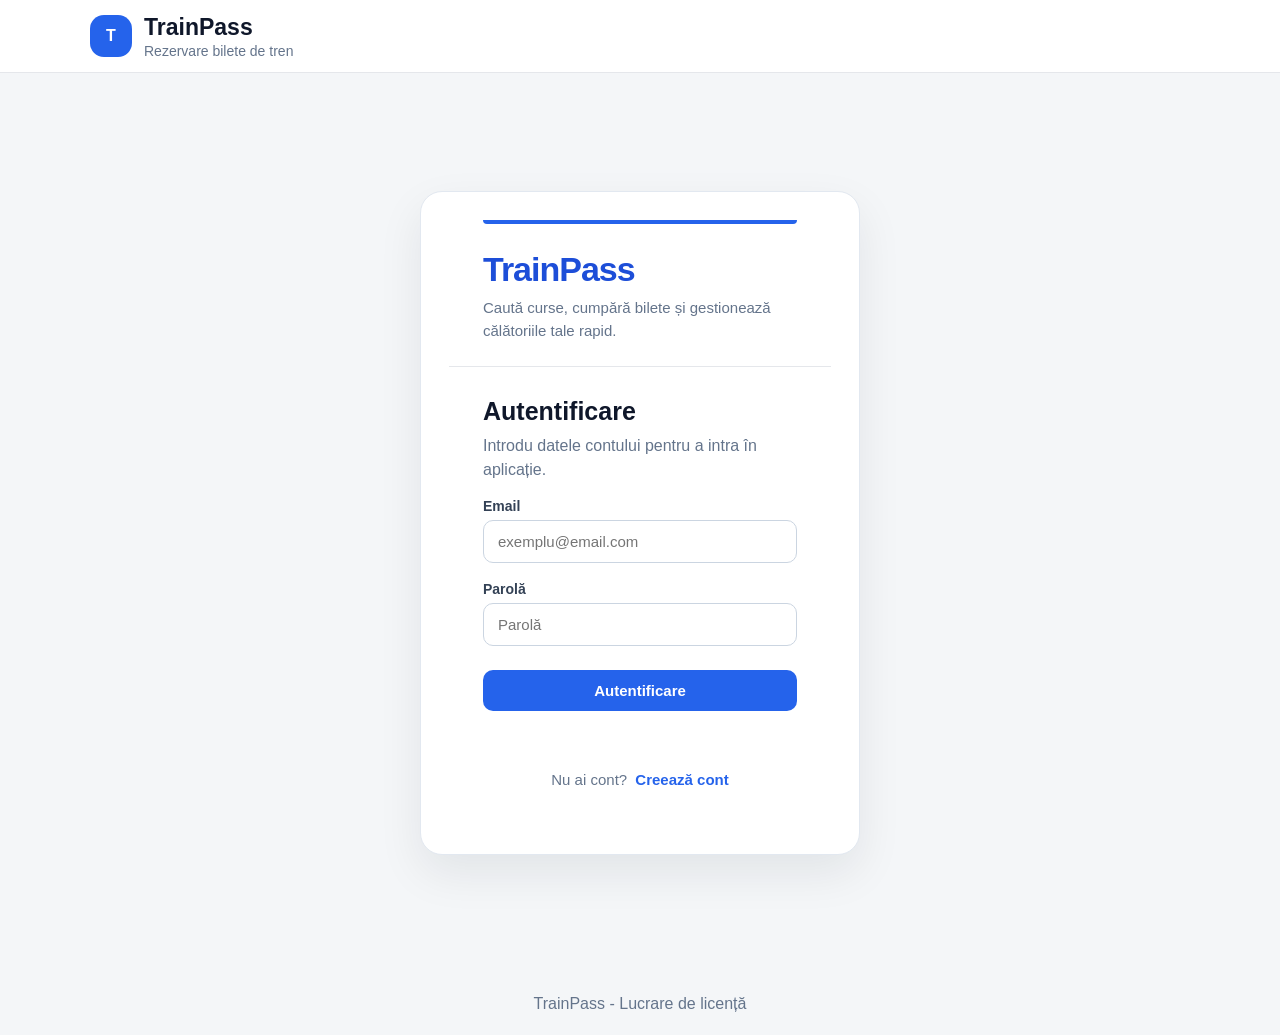
<file: TrainPass-client/index.html>
<!DOCTYPE html>
<html lang="ro">
<head>
  <meta charset="UTF-8">
  <meta name="viewport" content="width=device-width, initial-scale=1.0">
  <title>TrainPass - Acasă</title>
  <link rel="stylesheet" href="css/style.css">
</head>
<body>
<header class="topbar">
  <div class="brand">
    <div class="logo">TP</div>
    <div>
      <h1>TrainPass</h1>
      <p>Caută curse și cumpără bilete de tren rapid.</p>
    </div>
  </div>

  <div class="user-area">
    <span id="user-info">Neautentificat</span>
    <span id="role-badge">Rol</span>
    <button id="btn-logout" class="btn-dark">Ieșire</button>
  </div>
</header>

<main class="container">
  <section class="hero">
    <h2>Călătorește simplu</h2>
    <p>Alege ruta, selectează cursa, alege locurile și cumpără biletele.</p>
  </section>

  <section class="customer-section">
    <div class="card">
      <h2>Caută cursa</h2>
      <p>Poți completa unul, două sau toate cele trei filtre.</p>

      <div class="form-grid">
        <div>
          <label for="search-departure">Stația de plecare</label>
          <select id="search-departure"></select>
        </div>

        <div>
          <label for="search-arrival">Stația de sosire</label>
          <select id="search-arrival"></select>
        </div>

        <div>
          <label for="search-date">Data plecării</label>
          <input id="search-date" type="date">
        </div>
      </div>

      <div class="button-row">
        <button id="btn-search-schedules">Caută cursa</button>
        <button id="btn-clear-search" class="btn-light">Resetează</button>
      </div>

      <p id="search-message" class="message"></p>
    </div>

    <div class="card">
      <h2>Curse disponibile</h2>
      <p>Alege o cursă ca să primești automat un loc disponibil.</p>

      <div class="table-wrap">
        <table>
          <thead>
            <tr>
              <th>ID</th>
              <th>Tren</th>
              <th>Rută</th>
              <th>Plecare</th>
              <th>Sosire</th>
              <th>Preț</th>
              <th>Acțiune</th>
            </tr>
          </thead>
          <tbody id="schedules-body"></tbody>
        </table>
      </div>

      <div class="pager">
        <button id="btn-prev-schedules" class="btn-light">Înapoi</button>
        <span id="schedules-page-info">Pagina 1</span>
        <button id="btn-next-schedules" class="btn-light">Înainte</button>
      </div>
    </div>

    <div class="card">
      <h2>Cumpără bilet</h2>
      <p id="selected-schedule-box">Nu ai selectat încă o cursă.</p>

      <div class="selected-seats-box">
        <span>Locuri selectate:</span>
        <strong id="selected-seats-text">-</strong>
      </div>

      <div class="button-row">
        <button id="btn-open-seat-modal" disabled>Alege locurile</button>
        <button id="btn-buy-ticket" disabled>Cumpără bilet</button>
      </div>

      <p id="ticket-message" class="message"></p>
    </div>

    <div class="card">
      <h2>Biletele mele</h2>
      <p>Aici apar biletele cumpărate de tine.</p>

      <div class="table-wrap">
        <table>
          <thead>
            <tr>
              <th>Bilet</th>
              <th>Rută</th>
              <th>Loc</th>
              <th>Data cumpărării</th>
              <th>Stare</th>
              <th>Acțiune</th>
            </tr>
          </thead>
          <tbody id="my-tickets-body"></tbody>
        </table>
      </div>
    </div>
  </section>

  <section class="admin-section">
    <div class="card">
      <h2>Panou administrator</h2>
      <p>Administrează trenuri, stații, curse și bilete.</p>

      <div class="stats-grid">
        <div class="stat-card">
          <span>Curse</span>
          <strong id="stat-schedules">0</strong>
        </div>

        <div class="stat-card">
          <span>Bilete totale</span>
          <strong id="stat-tickets-total">0</strong>
        </div>

        <div class="stat-card">
          <span>Bilete active</span>
          <strong id="stat-tickets-active">0</strong>
        </div>

        <div class="stat-card">
          <span>Bilete anulate</span>
          <strong id="stat-tickets-cancelled">0</strong>
        </div>
      </div>
    </div>

    <div class="card">
      <h2>Trenuri</h2>
      <p>Adaugă trenuri noi.</p>

      <div class="form-grid">
        <div>
          <label for="train-name">Nume tren</label>
          <input id="train-name" type="text">
        </div>

        <div>
          <label for="train-number">Număr tren</label>
          <input id="train-number" type="text">
        </div>

        <div>
          <label for="train-seats">Locuri totale</label>
          <input id="train-seats" type="number" min="1" max="80">
        </div>
      </div>

      <div class="button-row">
        <button id="btn-create-train">Adaugă tren</button>
      </div>

      <p id="train-message" class="message"></p>

      <div class="table-wrap">
        <table>
          <thead>
            <tr>
              <th>ID</th>
              <th>Nume</th>
              <th>Număr</th>
              <th>Locuri</th>
            </tr>
          </thead>
          <tbody id="trains-body"></tbody>
        </table>
      </div>
    </div>

    <div class="card">
      <h2>Stații</h2>
      <p>Adaugă stații noi.</p>

      <div class="form-grid">
        <div>
          <label for="station-name">Nume stație</label>
          <input id="station-name" type="text">
        </div>

        <div>
          <label for="station-city">Oraș</label>
          <input id="station-city" type="text">
        </div>
      </div>

      <div class="button-row">
        <button id="btn-create-station">Adaugă stație</button>
      </div>

      <p id="station-message" class="message"></p>

      <div class="table-wrap">
        <table>
          <thead>
            <tr>
              <th>ID</th>
              <th>Nume</th>
              <th>Oraș</th>
            </tr>
          </thead>
          <tbody id="stations-body"></tbody>
        </table>
      </div>
    </div>

    <div class="card">
      <h2>Curse</h2>
      <p>Adaugă, editează sau șterge curse.</p>

      <div class="form-grid">
        <div>
          <label for="schedule-train">Tren</label>
          <select id="schedule-train"></select>
        </div>

        <div>
          <label for="schedule-departure">Plecare</label>
          <select id="schedule-departure"></select>
        </div>

        <div>
          <label for="schedule-arrival">Sosire</label>
          <select id="schedule-arrival"></select>
        </div>

        <div>
          <label for="schedule-departure-time">Ora plecării</label>
          <input id="schedule-departure-time" type="datetime-local">
        </div>

        <div>
          <label for="schedule-arrival-time">Ora sosirii</label>
          <input id="schedule-arrival-time" type="datetime-local">
        </div>

        <div>
          <label for="schedule-price">Preț</label>
          <input id="schedule-price" type="number" min="0" step="0.01">
        </div>
      </div>

      <div class="button-row">
        <button id="btn-save-schedule">Adaugă cursă</button>
        <button id="btn-cancel-schedule-edit" class="btn-light hidden">Anulează editarea</button>
      </div>

      <p id="schedule-message" class="message"></p>

      <div class="table-wrap">
        <table>
          <thead>
            <tr>
              <th>ID</th>
              <th>Tren</th>
              <th>Rută</th>
              <th>Plecare</th>
              <th>Sosire</th>
              <th>Preț</th>
              <th>Acțiune</th>
            </tr>
          </thead>
          <tbody id="admin-schedules-body"></tbody>
        </table>
      </div>
    </div>

    <div class="card">
      <h2>Bilete</h2>
      <p>Toate biletele din aplicație.</p>

      <div class="table-wrap">
        <table>
          <thead>
            <tr>
              <th>Bilet</th>
              <th>Client</th>
              <th>Cursă</th>
              <th>Loc</th>
              <th>Data cumpărării</th>
              <th>Stare</th>
            </tr>
          </thead>
          <tbody id="all-tickets-body"></tbody>
        </table>
      </div>
    </div>

    <div class="card">
      <h2>Clienți</h2>
      <p>Utilizatorii înregistrați.</p>

      <div class="table-wrap">
        <table>
          <thead>
            <tr>
              <th>ID</th>
              <th>Nume</th>
              <th>Email</th>
            </tr>
          </thead>
          <tbody id="customers-body"></tbody>
        </table>
      </div>
    </div>
  </section>
</main>

<div id="seat-modal" class="modal hidden">
  <div class="modal-content">
    <div class="modal-header">
      <div>
        <h2>Alege locurile</h2>
        <p id="seat-modal-subtitle">Selectează unul sau mai multe locuri.</p>
      </div>
      <button id="btn-close-seat-modal" class="btn-light">Închide</button>
    </div>

    <div class="legend">
      <span><i class="legend-free"></i>Liber</span>
      <span><i class="legend-selected"></i>Selectat</span>
      <span><i class="legend-occupied"></i>Ocupat</span>
    </div>

    <div id="wagon-map" class="wagon-map"></div>

    <div class="wagon-navigation">
      <button id="btn-prev-wagon" class="btn-light">←</button>
      <strong id="wagon-page-info">Vagonul 1 din 2</strong>
      <button id="btn-next-wagon" class="btn-light">→</button>
    </div>

    <div class="modal-footer">
      <div>
        <span>Locuri selectate:</span>
        <strong id="modal-selected-seats-text">-</strong>
      </div>
      <button id="btn-confirm-seats">Confirmă locurile</button>
    </div>
  </div>
</div>

<footer class="footer">
  TrainPass © 2026 - Aplicație pentru bilete de tren
</footer>

<script src="js/api.js"></script>
<script src="js/app.js"></script>
</body>
</html>
</file>
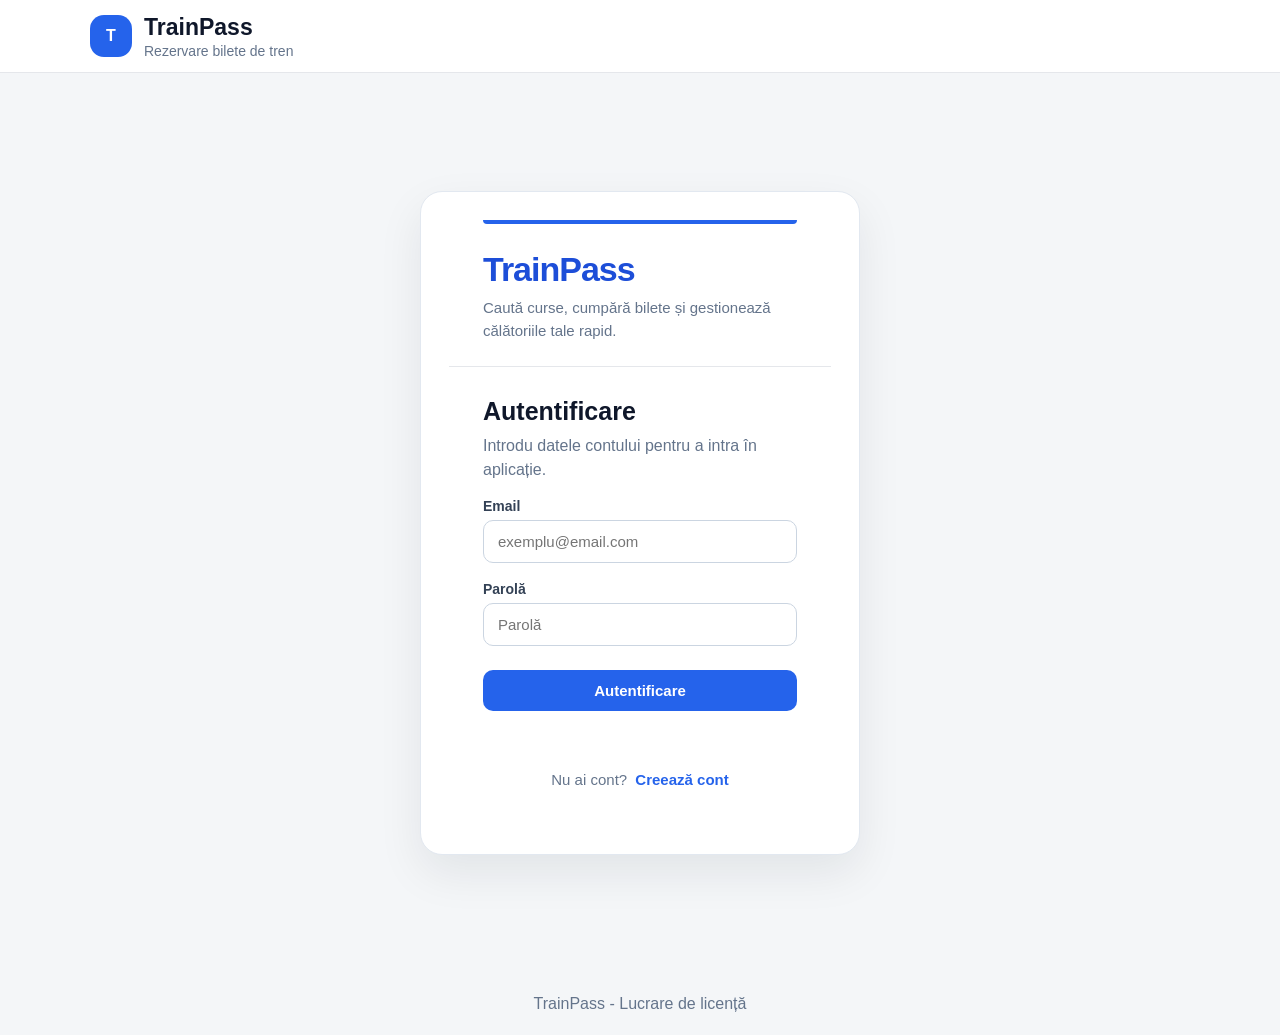
<file: TrainPass-client/login.html>
<!DOCTYPE html>
<html lang="ro">
<head>
    <meta charset="UTF-8">
    <meta name="viewport" content="width=device-width, initial-scale=1.0">
    <title>TrainPass - Autentificare</title>
    <link rel="stylesheet" href="css/style.css">
    <link rel="stylesheet" href="css/auth.css">
</head>
<body>

<header class="auth-header">
    <div class="auth-header-content">
        <div class="auth-logo">
            <div class="auth-logo-icon">T</div>
            <div>
                <h1>TrainPass</h1>
                <p>Rezervare bilete de tren</p>
            </div>
        </div>
    </div>
</header>

<main class="auth-page">
    <section class="auth-card">
        <div class="auth-info">
            <h2>TrainPass</h2>
            <p>Caută curse, cumpără bilete și gestionează călătoriile tale rapid.</p>
        </div>

        <div class="auth-form-box">
            <h2>Autentificare</h2>
            <p>Introdu datele contului pentru a intra în aplicație.</p>

            <label for="email">Email</label>
            <input id="email" type="email" placeholder="exemplu@email.com">

            <label for="password">Parolă</label>
            <input id="password" type="password" placeholder="Parolă">

            <button id="btn-login">Autentificare</button>

            <p id="message" class="message error"></p>

            <p class="auth-link">
                Nu ai cont?
                <a href="register.html">Creează cont</a>
            </p>
        </div>
    </section>
</main>

<footer class="auth-footer">
    <p>TrainPass - Lucrare de licență</p>
</footer>

<script src="js/api.js"></script>
<script src="js/login.js"></script>

</body>
</html>
</file>
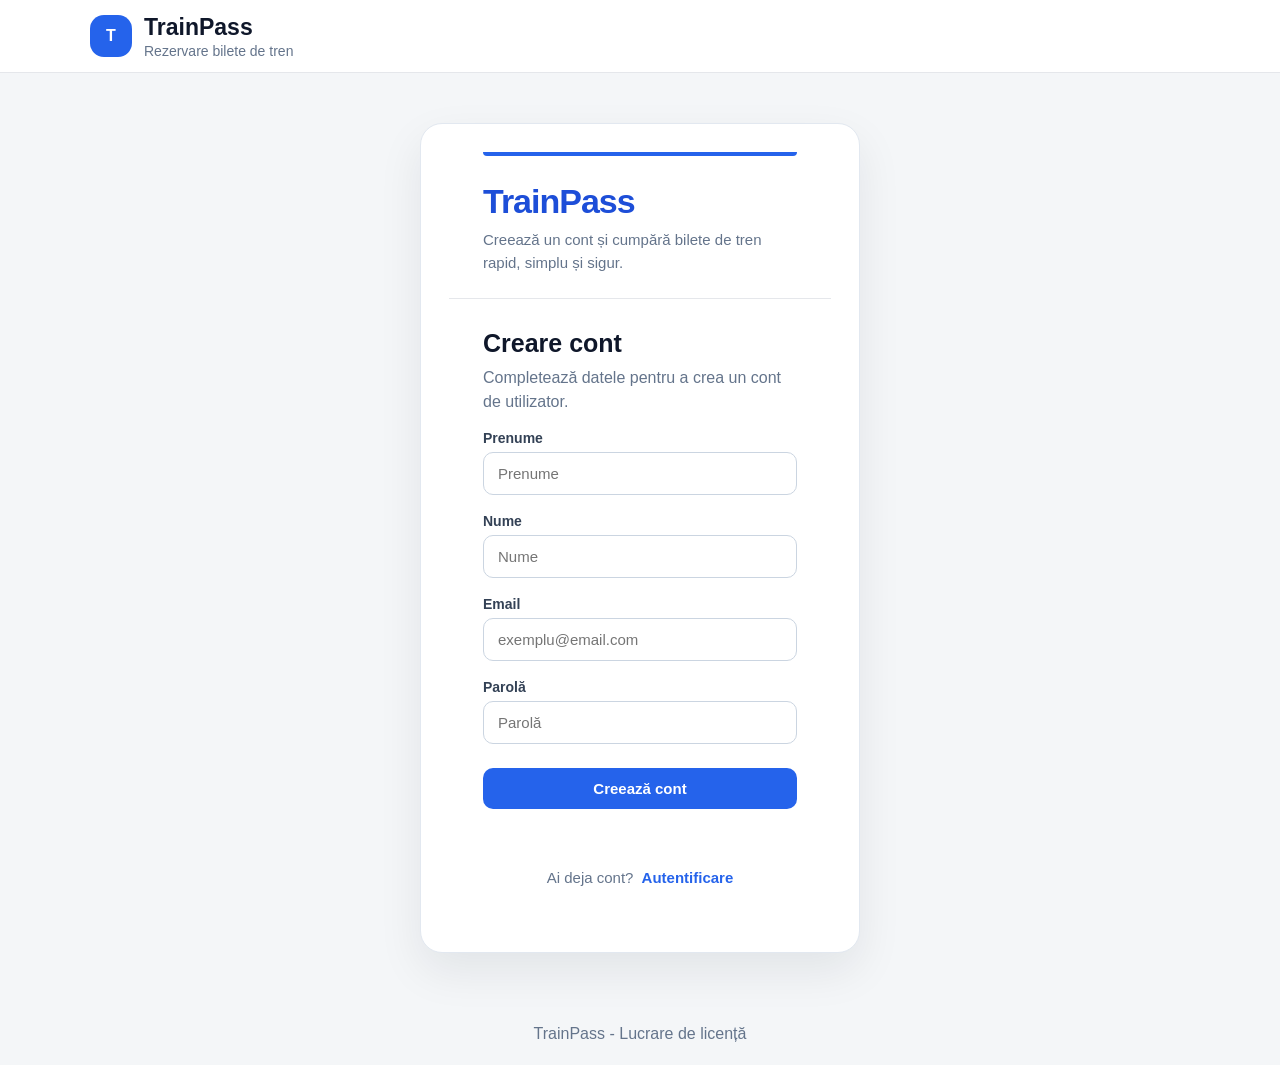
<file: TrainPass-client/register.html>
<!DOCTYPE html>
<html lang="ro">
<head>
    <meta charset="UTF-8">
    <meta name="viewport" content="width=device-width, initial-scale=1.0">
    <title>TrainPass - Creare cont</title>
    <link rel="stylesheet" href="css/style.css">
    <link rel="stylesheet" href="css/auth.css">
</head>
<body>

<header class="auth-header">
    <div class="auth-header-content">
        <div class="auth-logo">
            <div class="auth-logo-icon">T</div>
            <div>
                <h1>TrainPass</h1>
                <p>Rezervare bilete de tren</p>
            </div>
        </div>
    </div>
</header>

<main class="auth-page">
    <section class="auth-card">
        <div class="auth-info">
            <h2>TrainPass</h2>
            <p>Creează un cont și cumpără bilete de tren rapid, simplu și sigur.</p>
        </div>

        <div class="auth-form-box">
            <h2>Creare cont</h2>
            <p>Completează datele pentru a crea un cont de utilizator.</p>

            <label for="firstName">Prenume</label>
            <input id="firstName" type="text" placeholder="Prenume">

            <label for="lastName">Nume</label>
            <input id="lastName" type="text" placeholder="Nume">

            <label for="email">Email</label>
            <input id="email" type="email" placeholder="exemplu@email.com">

            <label for="password">Parolă</label>
            <input id="password" type="password" placeholder="Parolă">

            <button id="btn-register">Creează cont</button>

            <p id="message" class="message error"></p>

            <p class="auth-link">
                Ai deja cont?
                <a href="login.html">Autentificare</a>
            </p>
        </div>
    </section>
</main>

<footer class="auth-footer">
    <p>TrainPass - Lucrare de licență</p>
</footer>

<script src="js/api.js"></script>
<script src="js/register.js"></script>

</body>
</html>
</file>
<file: TrainPass-client/css/style.css>
* {
  box-sizing: border-box;
}

body {
  margin: 0;
  font-family: Arial, sans-serif;
  background: #f1f5f9;
  color: #0f172a;
}

h1,
h2,
h3,
p {
  margin-top: 0;
}

a {
  color: #2563eb;
  font-weight: 700;
  text-decoration: none;
}

button {
  border: none;
  background: #2563eb;
  color: white;
  padding: 12px 18px;
  border-radius: 10px;
  font-weight: 700;
  cursor: pointer;
  font-size: 15px;
}

button:hover {
  background: #1d4ed8;
}

button:disabled {
  background: #94a3b8;
  cursor: not-allowed;
}

.btn-dark {
  background: #0f172a;
}

.btn-dark:hover {
  background: #020617;
}

.btn-light {
  background: white;
  color: #0f172a;
  border: 1px solid #cbd5e1;
}

.btn-light:hover {
  background: #e2e8f0;
}

.btn-danger {
  background: #dc2626;
}

.btn-danger:hover {
  background: #b91c1c;
}

label {
  display: block;
  font-size: 14px;
  font-weight: 700;
  margin-bottom: 6px;
  color: #334155;
}

input,
select {
  width: 100%;
  padding: 12px 14px;
  border-radius: 10px;
  border: 1px solid #cbd5e1;
  font-size: 15px;
  background: white;
}

input:focus,
select:focus {
  outline: none;
  border-color: #2563eb;
  box-shadow: 0 0 0 3px rgba(37, 99, 235, 0.15);
}

table {
  width: 100%;
  border-collapse: collapse;
  background: white;
}

th,
td {
  padding: 12px;
  border-bottom: 1px solid #e2e8f0;
  text-align: left;
  vertical-align: middle;
}

th {
  background: #f8fafc;
  color: #334155;
  font-size: 14px;
}

tr:hover td {
  background: #f8fafc;
}

.message {
  min-height: 22px;
  margin: 12px 0 0;
  font-weight: 700;
  color: #166534;
  word-break: break-word;
}

.error {
  color: #dc2626;
}

.hidden {
  display: none !important;
}

.topbar {
  background: white;
  border-bottom: 1px solid #e2e8f0;
  padding: 18px 32px;
  display: flex;
  align-items: center;
  justify-content: space-between;
  gap: 16px;
  position: sticky;
  top: 0;
  z-index: 10;
}

.brand {
  display: flex;
  align-items: center;
  gap: 14px;
}

.logo {
  width: 48px;
  height: 48px;
  border-radius: 14px;
  background: #2563eb;
  color: white;
  display: grid;
  place-items: center;
  font-weight: 900;
}

.brand h1 {
  margin: 0;
  font-size: 24px;
}

.brand p {
  margin: 4px 0 0;
  color: #64748b;
}

.user-area {
  display: flex;
  align-items: center;
  gap: 10px;
  flex-wrap: wrap;
}

#role-badge {
  background: #dbeafe;
  color: #1d4ed8;
  padding: 8px 12px;
  border-radius: 999px;
  font-weight: 800;
}

.container {
  width: min(1200px, calc(100% - 32px));
  margin: 24px auto;
}

.hero,
.card {
  background: white;
  border-radius: 18px;
  padding: 24px;
  margin-bottom: 20px;
  box-shadow: 0 10px 30px rgba(15, 23, 42, 0.08);
}

.hero {
  background: linear-gradient(135deg, #1d4ed8, #0f172a);
  color: white;
}

.hero p {
  color: #dbeafe;
}

.form-grid {
  display: grid;
  grid-template-columns: repeat(3, 1fr);
  gap: 16px;
  margin-top: 16px;
}

.button-row {
  display: flex;
  gap: 12px;
  flex-wrap: wrap;
  margin-top: 16px;
}

.table-wrap {
  width: 100%;
  overflow-x: auto;
  margin-top: 16px;
  border: 1px solid #e2e8f0;
  border-radius: 14px;
}

.pager {
  display: flex;
  align-items: center;
  justify-content: center;
  gap: 16px;
  margin-top: 16px;
  font-weight: 700;
}

.stats-grid {
  display: grid;
  grid-template-columns: repeat(4, 1fr);
  gap: 16px;
  margin-top: 16px;
}

.stat-card {
  background: #f8fafc;
  border: 1px solid #e2e8f0;
  border-radius: 14px;
  padding: 18px;
}

.stat-card span {
  display: block;
  color: #64748b;
  font-weight: 700;
  margin-bottom: 8px;
}

.stat-card strong {
  display: block;
  font-size: 30px;
}

.table-actions {
  display: flex;
  gap: 8px;
  flex-wrap: wrap;
}

.selected-seats-box {
  margin-top: 16px;
  background: #f8fafc;
  border: 1px solid #e2e8f0;
  border-radius: 14px;
  padding: 16px;
  display: flex;
  gap: 10px;
  align-items: center;
  flex-wrap: wrap;
}

.selected-seats-box span {
  color: #64748b;
  font-weight: 700;
}

.selected-seats-box strong {
  color: #0f172a;
  font-size: 18px;
}

.modal {
  position: fixed;
  inset: 0;
  background: rgba(15, 23, 42, 0.65);
  z-index: 100;
  padding: 24px;
  overflow-y: auto;
}

.modal.visible {
  display: flex;
  align-items: center;
  justify-content: center;
}

.modal-content {
  width: min(720px, 100%);
  max-height: calc(100vh - 48px);
  overflow-y: auto;
  background: white;
  border-radius: 20px;
  padding: 24px;
  box-shadow: 0 30px 80px rgba(15, 23, 42, 0.3);
}

.modal-header,
.modal-footer {
  display: flex;
  align-items: center;
  justify-content: space-between;
  gap: 16px;
  flex-wrap: wrap;
}

.modal-header p {
  margin-bottom: 0;
  color: #64748b;
}

.modal-footer {
  border-top: 1px solid #e2e8f0;
  margin-top: 20px;
  padding-top: 20px;
}

.modal-footer span {
  color: #64748b;
  font-weight: 700;
}

.modal-footer strong {
  display: block;
  margin-top: 4px;
  font-size: 18px;
}

.legend {
  display: flex;
  gap: 16px;
  align-items: center;
  flex-wrap: wrap;
  margin: 20px 0;
}

.legend span {
  display: flex;
  align-items: center;
  gap: 8px;
  font-weight: 700;
  color: #334155;
}

.legend i {
  width: 18px;
  height: 18px;
  border-radius: 6px;
  display: inline-block;
}

.legend-free {
  background: #e0f2fe;
  border: 1px solid #38bdf8;
}

.legend-selected {
  background: #2563eb;
}

.legend-occupied {
  background: #cbd5e1;
}

.wagon-map {
  display: block;
}

.wagon {
  border: 2px solid #cbd5e1;
  border-radius: 34px;
  padding: 22px;
  background: #f8fafc;
  max-width: 520px;
  margin: 0 auto;
}

.wagon h3 {
  text-align: center;
  margin-bottom: 18px;
}

.seat-grid {
  display: grid;
  grid-template-columns: 1fr 1fr 38px 1fr 1fr;
  gap: 10px;
}

.seat-grid .seat:nth-child(4n + 3) {
  grid-column: 4;
}

.seat-grid .seat:nth-child(4n) {
  grid-column: 5;
}

.seat {
  min-height: 44px;
  padding: 8px;
  border-radius: 12px;
  background: #e0f2fe;
  color: #0f172a;
  border: 1px solid #38bdf8;
  box-shadow: inset 0 -3px 0 rgba(15, 23, 42, 0.08);
}

.seat:hover {
  background: #bae6fd;
}

.seat.selected {
  background: #2563eb;
  color: white;
  border-color: #1d4ed8;
}

.seat.occupied {
  background: #cbd5e1;
  color: #64748b;
  border-color: #94a3b8;
  cursor: not-allowed;
}

.wagon-navigation {
  display: flex;
  justify-content: center;
  align-items: center;
  gap: 18px;
  margin-top: 18px;
}

.wagon-navigation button {
  min-width: 58px;
  font-size: 22px;
  line-height: 1;
}

.footer {
  text-align: center;
  padding: 24px;
  color: #64748b;
}

.auth-page {
  min-height: 100vh;
  display: grid;
  grid-template-columns: 1fr 420px;
  gap: 32px;
  align-items: center;
  width: min(1100px, calc(100% - 32px));
  margin: 0 auto;
}

.auth-info {
  color: #0f172a;
}

.auth-info h1 {
  font-size: 52px;
  margin-bottom: 12px;
}

.auth-info p {
  font-size: 20px;
  color: #475569;
}

.auth-card {
  background: white;
  border-radius: 18px;
  padding: 28px;
  box-shadow: 0 10px 30px rgba(15, 23, 42, 0.08);
}

.auth-card label {
  margin-top: 14px;
}

.auth-link {
  margin-top: 18px;
  color: #475569;
}

@media (max-width: 900px) {
  .topbar {
    align-items: flex-start;
    flex-direction: column;
  }

  .form-grid,
  .stats-grid,
  .auth-page {
    grid-template-columns: 1fr;
  }

  .auth-page {
    padding: 24px 0;
  }

  .auth-info h1 {
    font-size: 38px;
  }
}

@media (max-width: 560px) {
  .modal {
    padding: 12px;
  }

  .modal-content {
    padding: 16px;
  }

  .wagon {
    padding: 16px;
  }

  .seat-grid {
    grid-template-columns: 1fr 1fr 22px 1fr 1fr;
    gap: 8px;
  }

  .seat {
    min-height: 40px;
    padding: 6px;
  }
}
</file>
<file: TrainPass-client/css/auth.css>
body {
    min-height: 100vh;
    display: flex;
    flex-direction: column;
    background: #f4f6f8;
}

.auth-header {
    background: white;
    border-bottom: 1px solid #e5e7eb;
}

.auth-header-content {
    width: min(1100px, 92%);
    min-height: 72px;
    margin: 0 auto;
    display: flex;
    align-items: center;
}

.auth-logo {
    display: flex;
    align-items: center;
    gap: 12px;
}

.auth-logo-icon {
    width: 42px;
    height: 42px;
    border-radius: 14px;
    background: #2563eb;
    color: white;
    display: flex;
    align-items: center;
    justify-content: center;
    font-weight: 800;
}

.auth-logo h1 {
    margin-bottom: 2px;
    font-size: 23px;
}

.auth-logo p {
    margin-bottom: 0;
    color: #64748b;
    font-size: 14px;
}

.auth-page {
    flex: 1;
    width: min(1100px, 92%);
    margin: 0 auto;
    padding: 50px 0;
    display: flex;
    align-items: center;
    justify-content: center;
}

.auth-card {
    width: 100%;
    max-width: 440px;
    overflow: hidden;
    background: white;
    border: 1px solid #e2e8f0;
    border-radius: 22px;
    box-shadow: 0 18px 45px rgba(15, 23, 42, 0.08);
}

.auth-info {
    position: relative;
    padding: 30px 34px 24px;
    border-bottom: 1px solid #e5e7eb;
    background: white;
}

.auth-info::before {
    content: "";
    position: absolute;
    top: 0;
    left: 34px;
    right: 34px;
    height: 4px;
    background: #2563eb;
    border-radius: 0 0 10px 10px;
}

.auth-info h2 {
    margin-bottom: 8px;
    color: #1d4ed8;
    font-size: 34px;
    letter-spacing: -1px;
}

.auth-info p {
    margin-bottom: 0;
    color: #64748b;
    font-size: 15px;
    line-height: 1.5;
}

.auth-form-box {
    padding: 30px 34px 34px;
}

.auth-form-box h2 {
    margin-bottom: 8px;
    color: #0f172a;
    font-size: 25px;
}

.auth-form-box p {
    color: #64748b;
    line-height: 1.5;
}

.auth-form-box label {
    margin-top: 14px;
}

.auth-form-box input {
    margin-bottom: 4px;
}

.auth-form-box button {
    width: 100%;
    margin-top: 20px;
}

.auth-link {
    margin: 24px 0 0;
    text-align: center;
    font-size: 15px;
}

.auth-link a {
    margin-left: 4px;
}

.auth-footer {
    padding: 22px;
    text-align: center;
    color: #64748b;
}

.auth-footer p {
    margin-bottom: 0;
}

@media (max-width: 520px) {
    .auth-page {
        padding: 30px 0;
    }

    .auth-info,
    .auth-form-box {
        padding-left: 22px;
        padding-right: 22px;
    }

    .auth-info h2 {
        font-size: 30px;
    }
}
</file>
